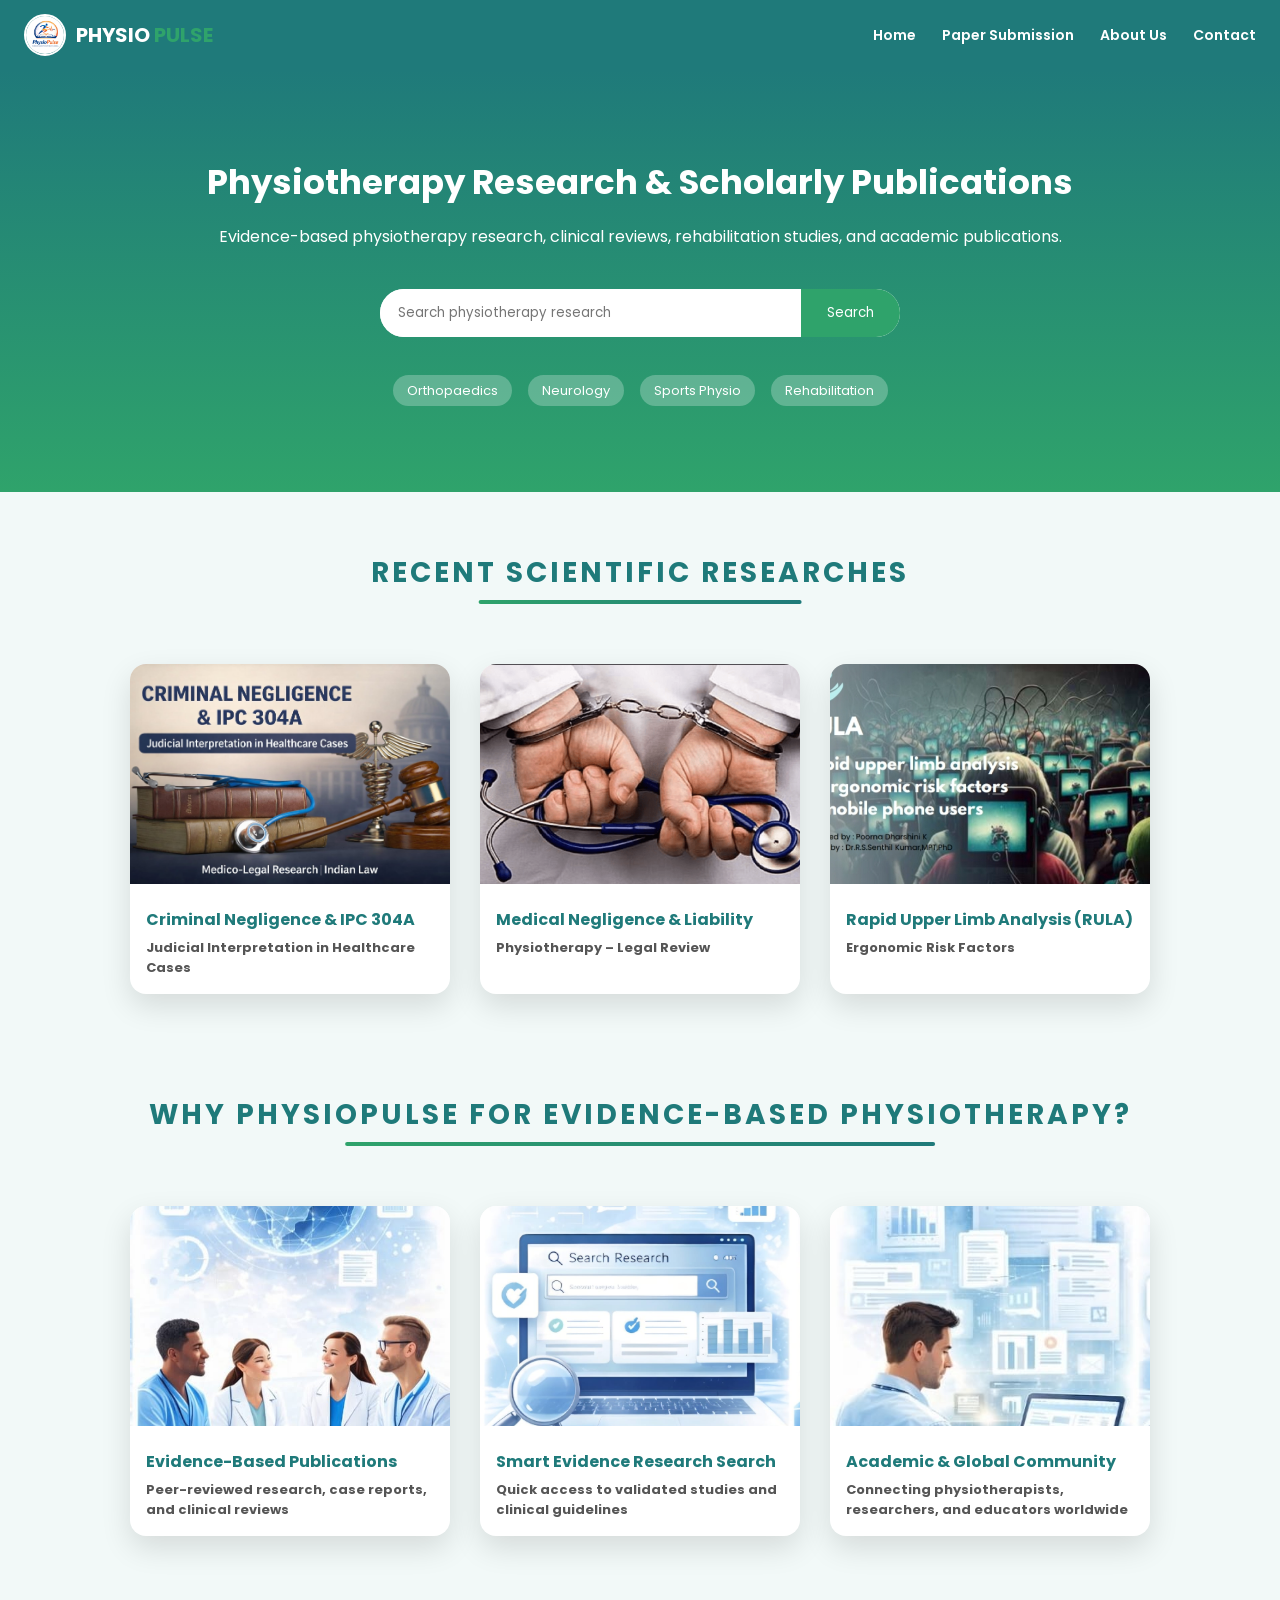
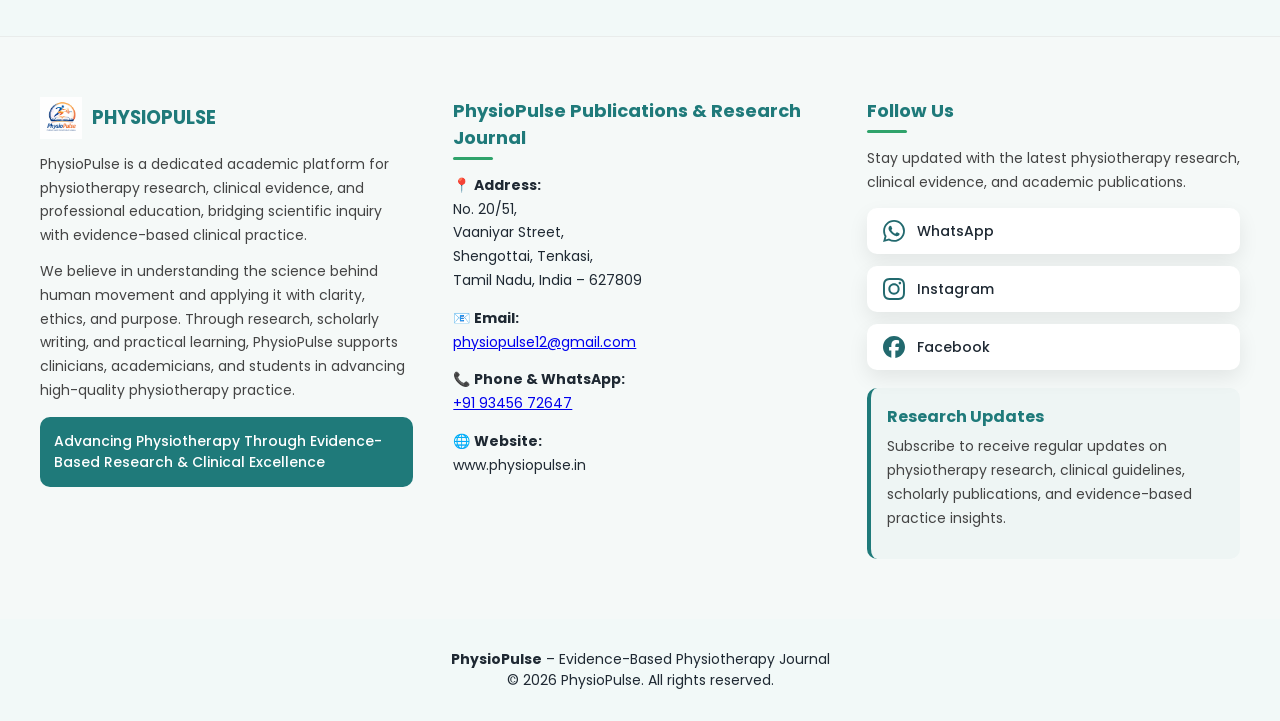
<file: index.html>
<!DOCTYPE html>
<html lang="en">
<head>
  <meta charset="UTF-8" />
  <meta name="viewport" content="width=device-width, initial-scale=1.0"/>
  <title>PhysioPulse</title>
<link rel="stylesheet" href="css/style.css">
<link rel="stylesheet" href="css/mobile.css">
<link rel="stylesheet" href="css/animations-addon.css">

</head>
<body>

<header class="header">
  <div class="logo-wrap">
    <img src="images/logo.png" alt="PhysioPulse Logo" class="logo-img">
    <div class="logo-text">
      <span class="logo">PHYSIO</span>
      <span class="logo2">PULSE</span>
    </div>
  </div>

  <nav class="header-links">
    <a href="index.html">Home</a>
    <a href="submit.html">Paper Submission</a>
    <a href="about.html">About Us</a>
    <a href="contact.html">Contact</a>
  </nav>

  <button class="menu" onclick="toggleMenu()">☰</button>
</header>

<nav class="drawer" id="drawer">
  <button class="close" onclick="toggleMenu()">✕</button>
  <a href="index.html">Home</a>
  <a href="submit.html">Paper Submission</a>
  <a href="about.html">About Us</a>
  <a href="contact.html">Contact</a>
</nav>

<section class="hero">
  <h1 class="hero-title">Physiotherapy Research & Scholarly Publications</h1>
  <p class="hero-subtitle">
    Evidence-based physiotherapy research, clinical reviews,
    rehabilitation studies, and academic publications.
  </p>

  <form class="search-box">
    <input type="search" placeholder="Search physiotherapy research">
    <button type="submit">Search</button>
  </form>

  <div class="tags">
    <span>Orthopaedics</span>
    <span>Neurology</span>
    <span>Sports Physio</span>
    <span>Rehabilitation</span>
  </div>
</section>

<section class="recent-research">
  <h2>RECENT SCIENTIFIC RESEARCHES</h2>
</section>

<section class="research-grid">

  <div class="research-card" onclick="openPDF('pdfs/criminal-negligence.pdf')">
    <img src="images/criminal-negligence.png" alt="Criminal Negligence">
    <h3>
      Criminal Negligence & IPC 304A
      <span>Judicial Interpretation in Healthcare Cases</span>
    </h3>
  </div>

  <div class="research-card" onclick="openPDF('pdfs/medical-negligence-physiotherapy.pdf')">
    <img src="images/medical-negligence.png" alt="Medical Negligence">
    <h3>
      Medical Negligence & Liability
      <span>Physiotherapy – Legal Review</span>
    </h3>
  </div>

  <div class="research-card" onclick="openPDF('pdfs/rula-upper-limb-analysis.pdf')">
    <img src="images/rula-upper-limb.png" alt="RULA Analysis">
    <h3>
      Rapid Upper Limb Analysis (RULA)
      <span>Ergonomic Risk Factors</span>
    </h3>
  </div>

</section>


<!-- ===== WHY PHYSIOPULSE SECTION (NEW) ===== -->

<section class="recent-research">
  <h2>WHY PHYSIOPULSE FOR EVIDENCE-BASED PHYSIOTHERAPY?</h2>
</section>

<section class="research-grid">
  <div class="research-card">
    <img src="images/why-evidence-based.png">
    <h3>
      Evidence-Based Publications
      <span>Peer-reviewed research, case reports, and clinical reviews</span>
    </h3>
  </div>

  <div class="research-card">
    <img src="images/why-smart-search.png">
    <h3>
      Smart Evidence Research Search
      <span>Quick access to validated studies and clinical guidelines</span>
    </h3>
  </div>

  <div class="research-card">
    <img src="images/why-community.png">
    <h3>
      Academic & Global Community
      <span>Connecting physiotherapists, researchers, and educators worldwide</span>
    </h3>
  </div>
</section>

<section class="pdf-viewer" id="pdfViewer">
  <button class="close-pdf" onclick="closePDF()">✕</button>
  <iframe id="pdfFrame"></iframe>
</section>
<!-- ================= FOOTER SECTION (NEW – ADDED ONLY) ================= -->
<!-- ================= HOME FOOTER ================= -->

<footer class="home-footer">
  <div class="footer-container">

    <!-- LEFT COLUMN -->
    <div class="footer-col">
      <div class="footer-brand">
        <img src="images/logo.png" alt="PhysioPulse Logo">
        <h3>PHYSIOPULSE</h3>
      </div>

      <p>
        PhysioPulse is a dedicated academic platform for physiotherapy research,
        clinical evidence, and professional education, bridging scientific inquiry
        with evidence-based clinical practice.
      </p>

      <p>
        We believe in understanding the science behind human movement and applying it
        with clarity, ethics, and purpose. Through research, scholarly writing, and
        practical learning, PhysioPulse supports clinicians, academicians, and students
        in advancing high-quality physiotherapy practice.
      </p>

      <div class="footer-cta">
        Advancing Physiotherapy Through Evidence-Based Research & Clinical Excellence
      </div>
    </div>

    <!-- MIDDLE COLUMN -->
    <div class="footer-col">
      <h4>PhysioPulse Publications & Research Journal</h4>

      <ul class="footer-info">
        <li>📍 <strong>Address:</strong><br>
          No. 20/51,<br>
          Vaaniyar Street,<br>
          Shengottai, Tenkasi,<br>
          Tamil Nadu, India – 627809
        </li>

        <li>📧 <strong>Email:</strong><br>
          <a href="mailto:physiopulse12@gmail.com">
            physiopulse12@gmail.com
          </a>
        </li>

        <li>📞 <strong>Phone & WhatsApp:</strong><br>
          <a href="tel:+919345672647">
            +91 93456 72647
          </a>
        </li>

        <li>🌐 <strong>Website:</strong><br>
          www.physiopulse.in
        </li>
      </ul>
    </div>

    <!-- RIGHT COLUMN -->
    <div class="footer-col">
      <h4>Follow Us</h4>

      <p>
        Stay updated with the latest physiotherapy research, clinical evidence,
        and academic publications.
      </p>

      <div class="social-links">
        <a href="https://wa.me/919345672647" class="social-btn" target="_blank">
          <img src="images/icons/whatsapp.svg" alt="WhatsApp">
          <span>WhatsApp</span>
        </a>

        <a href="https://www.instagram.com/" class="social-btn" target="_blank">
          <img src="images/icons/instagram.svg" alt="Instagram">
          <span>Instagram</span>
        </a>

        <a href="https://www.facebook.com/" class="social-btn" target="_blank">
          <img src="images/icons/facebook.svg" alt="Facebook">
          <span>Facebook</span>
        </a>
      </div>

      <div class="research-box">
        <strong>Research Updates</strong>
        <p>
          Subscribe to receive regular updates on physiotherapy research,
          clinical guidelines, scholarly publications, and evidence-based
          practice insights.
        </p>
      </div>
    </div>

  </div>
</footer>

<!-- ================= COPYRIGHT END CARD ================= -->

<footer class="footer">
  <p><strong>PhysioPulse</strong> – Evidence-Based Physiotherapy Journal</p>
  <p>© <span id="year"></span> PhysioPulse. All rights reserved.</p>
</footer>


<script src="javascript/main.js"></script>
<script src="javascript/main.js"></script>
<link rel="stylesheet" href="css/animations-addon.css">
<script src="javascript/animations-addon.js"></script>

</body>
</html>
</file>
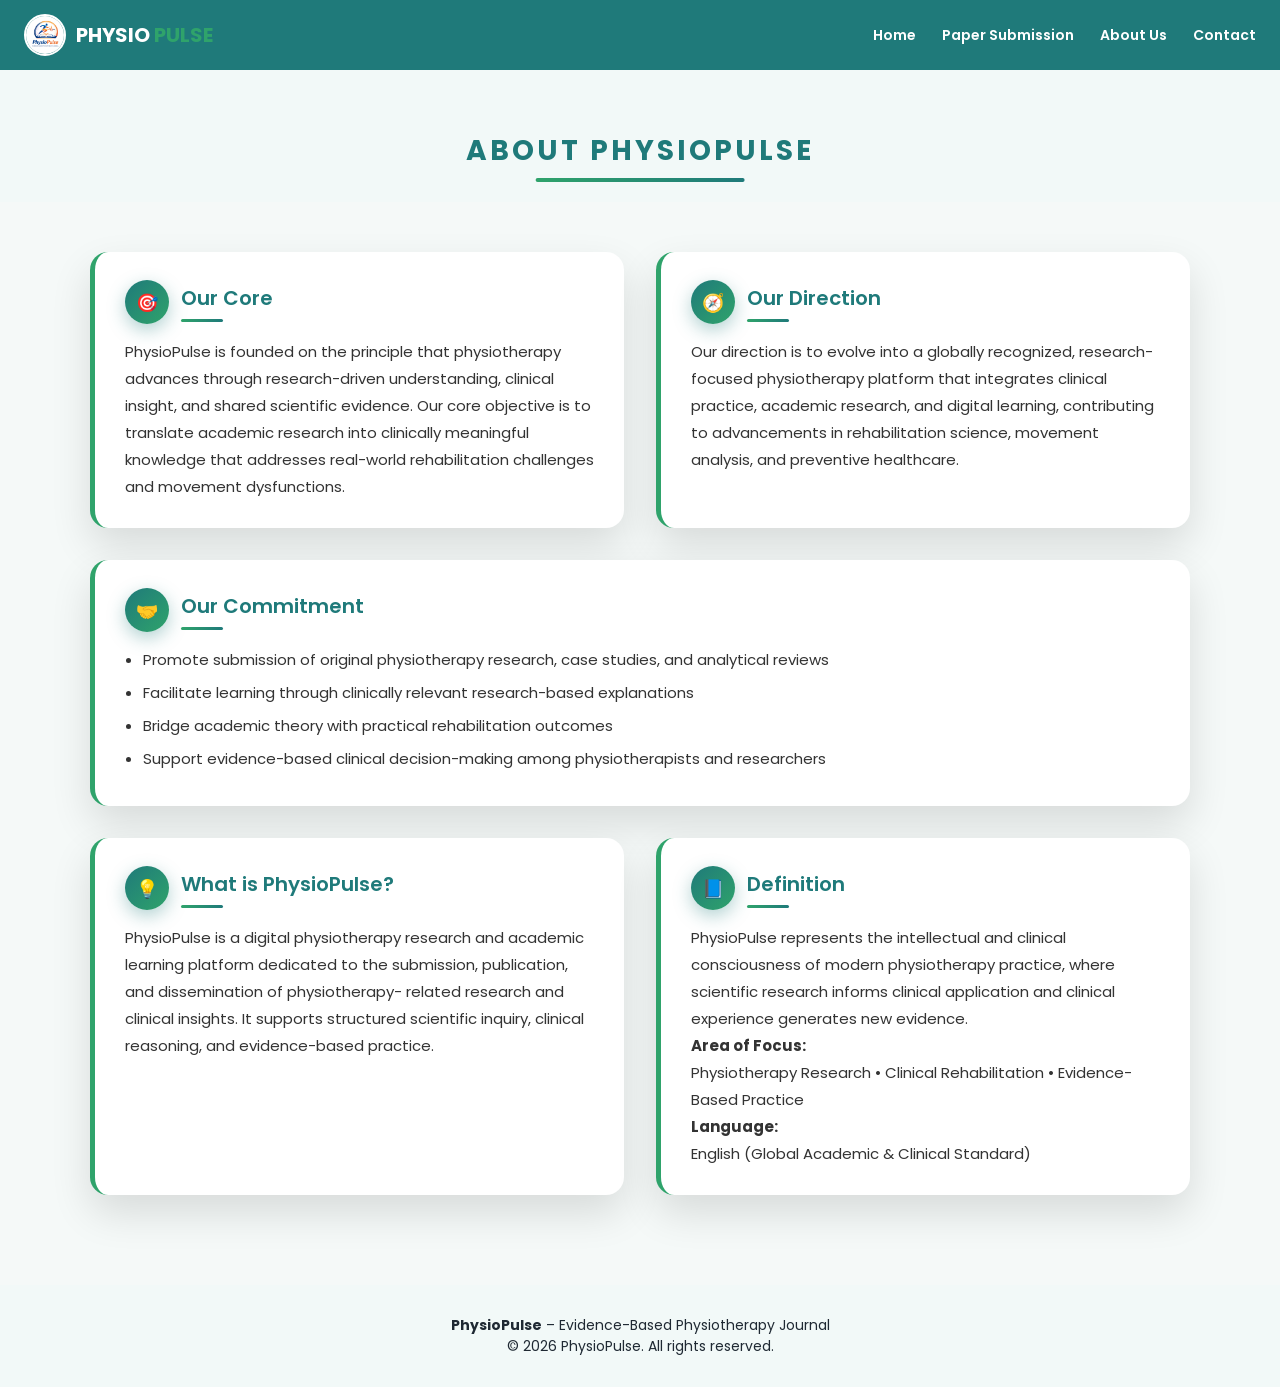
<file: about.html>
<!DOCTYPE html>
<html lang="en">
<head>
  <meta charset="UTF-8" />
  <meta name="viewport" content="width=device-width, initial-scale=1.0"/>
  <title>About Us | PhysioPulse</title>

<link rel="stylesheet" href="css/style.css">
<link rel="stylesheet" href="css/mobile.css">
<link rel="stylesheet" href="css/animations-addon.css">



  <!-- ABOUT PAGE CARD GRID FIX -->
  <style>
    .about-wrapper {
      background: #f5f9f8;
      padding: 50px 20px 90px;
    }

    .about-grid {
      max-width: 1100px;
      margin: auto;
      display: grid;
      grid-template-columns: repeat(2, 1fr);
      gap: 32px;
    }

    .about-card {
      background: #ffffff;
      border-radius: 18px;
      padding: 28px 30px;
      box-shadow: 0 18px 40px rgba(0,0,0,0.12);
      transition: transform 0.4s ease, box-shadow 0.4s ease;
    }

    .about-card:hover {
      transform: translateY(-6px);
      box-shadow: 0 28px 60px rgba(0,0,0,0.22);
    }

    .about-title {
      display: flex;
      align-items: center;
      gap: 12px;
      margin-bottom: 14px;
    }

 .about-icon {
  width: 44px;
  height: 44px;
  border-radius: 50%;
  background: linear-gradient(135deg, #1f7a7a, #2fa36b);
  color: #ffffff;
  display: flex;
  align-items: center;
  justify-content: center;
  font-size: 18px;
  flex-shrink: 0;
  box-shadow: 0 6px 18px rgba(31,122,122,0.35);
}




    .about-card h3 {
      font-size: 20px;
      color: #1f7a7a;
      margin: 0;
    }

    .about-card p,
    .about-card li {
      font-size: 15px;
      line-height: 1.8;
      color: #333;
    }

    .about-card ul {
      padding-left: 18px;
      margin-top: 10px;
    }

    .about-full {
      grid-column: span 2;
    }

    @media (max-width: 900px) {
      .about-grid {
        grid-template-columns: 1fr;
      }
      .about-full {
        grid-column: span 1;
      }
    }
    /* ===== FORCE ABOUT PAGE VISIBILITY FIX ===== */
.about-card {
  opacity: 1 !important;
  transform: translateY(0) !important;
}

  </style>
</head>

<body>

<!-- ================= HEADER ================= -->

<header class="header">
  <div class="logo-wrap">
    <img src="images/logo.png" class="logo-img" alt="PhysioPulse Logo">
    <div>
      <span class="logo">PHYSIO</span>
      <span class="logo2">PULSE</span>
    </div>
  </div>

  <nav class="header-links">
    <a href="index.html">Home</a>
    <a href="submit.html">Paper Submission</a>
    <a href="about.html">About Us</a>
    <a href="contact.html">Contact</a>
  </nav>

  <button class="menu" onclick="toggleMenu()">☰</button>
</header>

<nav class="drawer" id="drawer">
  <button class="close" onclick="toggleMenu()">✕</button>
  <a href="index.html">Home</a>
  <a href="submit.html">Paper Submission</a>
  <a href="about.html">About Us</a>
  <a href="contact.html">Contact</a>
</nav>

<!-- ================= PAGE HEADING ================= -->

<section class="recent-research">
  <h2>ABOUT PHYSIOPULSE</h2>
</section>

<!-- ================= ABOUT GRID ================= -->

<section class="about-wrapper">
  <div class="about-grid">

    <!-- OUR CORE -->
    <div class="about-card">
      <div class="about-title">
        <div class="about-icon">🎯</div>
        <h3>Our Core</h3>
      </div>
      <p>
        PhysioPulse is founded on the principle that physiotherapy advances through
        research-driven understanding, clinical insight, and shared scientific evidence.
        Our core objective is to translate academic research into clinically meaningful
        knowledge that addresses real-world rehabilitation challenges and movement
        dysfunctions.
      </p>
    </div>

    <!-- OUR DIRECTION -->
    <div class="about-card">
      <div class="about-title">
        <div class="about-icon">🧭</div>
        <h3>Our Direction</h3>
      </div>
      <p>
        Our direction is to evolve into a globally recognized, research-focused
        physiotherapy platform that integrates clinical practice, academic research,
        and digital learning, contributing to advancements in rehabilitation science,
        movement analysis, and preventive healthcare.
      </p>
    </div>

    <!-- OUR COMMITMENT -->
    <div class="about-card about-full">
      <div class="about-title">
        <div class="about-icon">🤝</div>
        <h3>Our Commitment</h3>
      </div>
      <ul>
        <li>Promote submission of original physiotherapy research, case studies, and analytical reviews</li>
        <li>Facilitate learning through clinically relevant research-based explanations</li>
        <li>Bridge academic theory with practical rehabilitation outcomes</li>
        <li>Support evidence-based clinical decision-making among physiotherapists and researchers</li>
      </ul>
    </div>

    <!-- WHAT IS PHYSIOPULSE -->
    <div class="about-card">
      <div class="about-title">
        <div class="about-icon">💡</div>
        <h3>What is PhysioPulse?</h3>
      </div>
      <p>
        PhysioPulse is a digital physiotherapy research and academic learning platform
        dedicated to the submission, publication, and dissemination of physiotherapy-
        related research and clinical insights. It supports structured scientific inquiry,
        clinical reasoning, and evidence-based practice.
      </p>
    </div>

    <!-- DEFINITION -->
    <div class="about-card">
      <div class="about-title">
        <div class="about-icon">📘</div>
        <h3>Definition</h3>
      </div>
      <p>
        PhysioPulse represents the intellectual and clinical consciousness of modern
        physiotherapy practice, where scientific research informs clinical application
        and clinical experience generates new evidence.
      </p>
      <p>
        <strong>Area of Focus:</strong><br>
        Physiotherapy Research • Clinical Rehabilitation • Evidence-Based Practice
      </p>
      <p>
        <strong>Language:</strong><br>
        English (Global Academic & Clinical Standard)
      </p>
    </div>

  </div>
</section>

<!-- ================= FOOTER ================= -->

<footer class="footer">
  <p><strong>PhysioPulse</strong> – Evidence-Based Physiotherapy Journal</p>
  <p>© <span id="year"></span> PhysioPulse. All rights reserved.</p>
</footer>

<script src="javascript/main.js"></script>
<script src="javascript/animations-addon.js"></script>


</body>
</html>
</file>
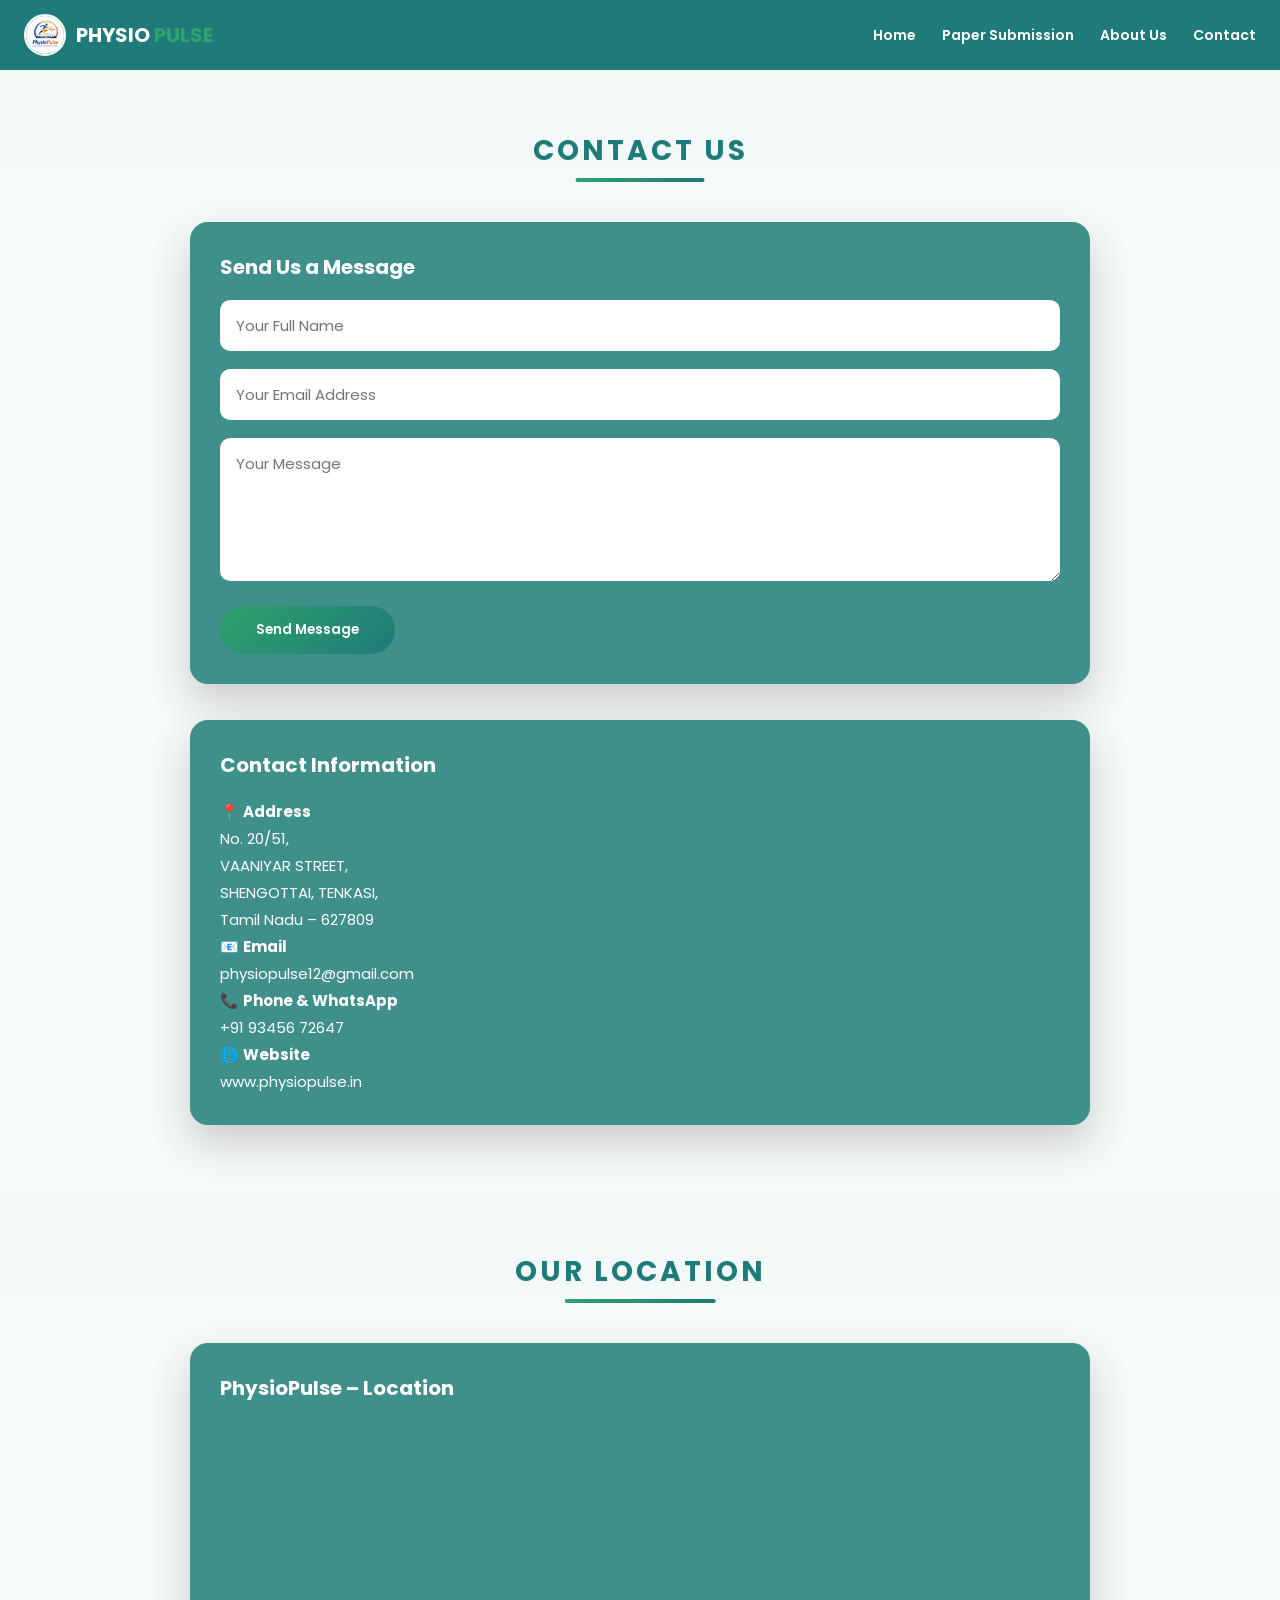
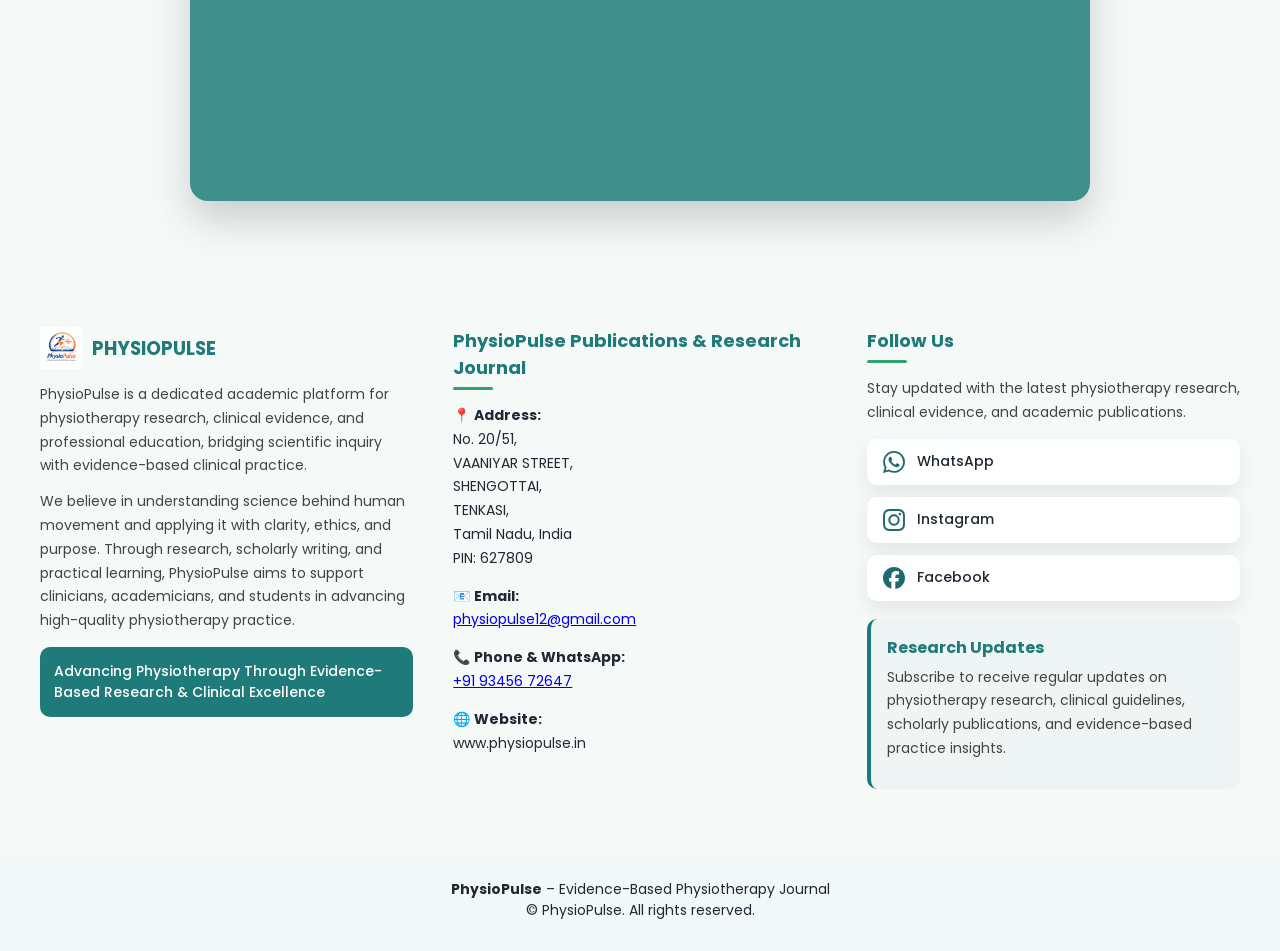
<file: contact.html>
<!DOCTYPE html>
<html lang="en">
<head>
  <meta charset="UTF-8" />
  <meta name="viewport" content="width=device-width, initial-scale=1.0"/>
  <title>Contact Us | PhysioPulse</title>

<link rel="stylesheet" href="css/style.css">
<link rel="stylesheet" href="css/mobile.css">
<link rel="stylesheet" href="css/animations-addon.css">


</head>

<body>

<!-- ================= HEADER ================= -->

<header class="header">
  <div class="logo-wrap">
    <img src="images/logo.png" alt="PhysioPulse Logo" class="logo-img">
    <div class="logo-text">
      <span class="logo">PHYSIO</span>
      <span class="logo2">PULSE</span>
    </div>
  </div>

  <nav class="header-links">
    <a href="index.html">Home</a>
    <a href="submit.html">Paper Submission</a>
    <a href="about.html">About Us</a>
    <a href="contact.html">Contact</a>
  </nav>

  <button class="menu" onclick="toggleMenu()">☰</button>
</header>

<nav class="drawer" id="drawer">
  <button class="close" onclick="toggleMenu()">✕</button>
  <a href="index.html">Home</a>
  <a href="submit.html">Paper Submission</a>
  <a href="about.html">About Us</a>
  <a href="contact.html">Contact</a>
</nav>

<!-- ================= PAGE HEADING ================= -->

<section class="recent-research">
  <h2>CONTACT US</h2>
</section>

<!-- ================= CONTACT CONTENT ================= -->

<section class="about-wrapper">
  <div class="submission-content">

    <!-- SEND US A MESSAGE (TOP) -->
    <div class="submission-box">
      <h3>Send Us a Message</h3>

      <form
        action="https://formspree.io/f/mjggglkq"
        method="POST"
      >
        <input type="text" name="name" placeholder="Your Full Name" required>
        <input type="email" name="email" placeholder="Your Email Address" required>
        <textarea name="message" rows="5" placeholder="Your Message" required></textarea>

        <button type="submit" class="submit-btn">
          Send Message
        </button>
      </form>
    </div>

    <!-- CONTACT INFORMATION (BELOW) -->
    <div class="submission-box">
      <h3>Contact Information</h3>

      <p>
        📍 <strong>Address</strong><br>
        No. 20/51,<br>
        VAANIYAR STREET,<br>
        SHENGOTTAI, TENKASI,<br>
        Tamil Nadu – 627809
      </p>

      <p>
        📧 <strong>Email</strong><br>
        <a href="mailto:physiopulse12@gmail.com">
          physiopulse12@gmail.com
        </a>
      </p>

      <p>
        📞 <strong>Phone & WhatsApp</strong><br>
        <a href="tel:+919345672647">
          +91 93456 72647
        </a>
      </p>

      <p>
        🌐 <strong>Website</strong><br>
        <a href="https://www.physiopulse.in" target="_blank">
          www.physiopulse.in
        </a>
      </p>
    </div>

  </div>
</section>


<!-- ================= MAP HEADING ================= -->

<section class="recent-research">
  <h2>OUR LOCATION</h2>
</section>

<!-- ================= GOOGLE MAP ================= -->
<section class="about-wrapper map-section">
  <div class="submission-content">

    <div class="submission-box">
      <h3>PhysioPulse – Location</h3>

      <iframe
        src="https://www.google.com/maps?q=Shengottai%20Tamil%20Nadu&output=embed"
        width="100%"
        height="350"
        style="border:0; border-radius:14px;"
        loading="lazy"
      ></iframe>

    </div>

  </div>
</section>


<!-- ================= FOOTER ================= -->


<script src="javascript/main.js"></script>
<script src="javascript/animations-addon.js"></script>

</body>
</html>
<!-- ================= HOME FOOTER (REUSED) ================= -->

<footer class="home-footer">
  <div class="footer-container">

    <!-- LEFT COLUMN -->
    <div class="footer-col">
      <div class="footer-brand">
        <img src="images/logo.png" alt="PhysioPulse Logo">
        <h3>PHYSIOPULSE</h3>
      </div>

      <p>
        PhysioPulse is a dedicated academic platform for physiotherapy research,
        clinical evidence, and professional education, bridging scientific inquiry
        with evidence-based clinical practice.
      </p>

      <p>
        We believe in understanding science behind human movement and applying it
        with clarity, ethics, and purpose. Through research, scholarly writing, and
        practical learning, PhysioPulse aims to support clinicians, academicians,
        and students in advancing high-quality physiotherapy practice.
      </p>

      <div class="footer-cta">
        Advancing Physiotherapy Through Evidence-Based Research & Clinical Excellence
      </div>
    </div>

    <!-- MIDDLE COLUMN -->
    <div class="footer-col">
      <h4>PhysioPulse Publications & Research Journal</h4>

      <ul class="footer-info">
        <li>📍 <strong>Address:</strong><br>
          No. 20/51,<br>
          VAANIYAR STREET,<br>
          SHENGOTTAI,<br>
          TENKASI,<br>
          Tamil Nadu, India<br>
          PIN: 627809
        </li>

        <li>📧 <strong>Email:</strong><br>
          <a href="mailto:physiopulse12@gmail.com">
            physiopulse12@gmail.com
          </a>
        </li>

        <li>📞 <strong>Phone & WhatsApp:</strong><br>
          <a href="tel:+919345672647">
            +91 93456 72647
          </a>
        </li>

        <li>🌐 <strong>Website:</strong><br>
          www.physiopulse.in
        </li>
      </ul>
    </div>

    <!-- RIGHT COLUMN -->
    <div class="footer-col">
      <h4>Follow Us</h4>

      <p>
        Stay updated with the latest physiotherapy research, clinical evidence,
        and academic publications.
      </p>

      <div class="social-links">
        <a href="https://wa.me/919345672647" class="social-btn" target="_blank">
          <img src="images/icons/whatsapp.svg">
          <span>WhatsApp</span>
        </a>

        <a href="https://www.instagram.com/" class="social-btn" target="_blank">
          <img src="images/icons/instagram.svg">
          <span>Instagram</span>
        </a>

        <a href="https://www.facebook.com/" class="social-btn" target="_blank">
          <img src="images/icons/facebook.svg">
          <span>Facebook</span>
        </a>
      </div>

      <div class="research-box">
        <strong>Research Updates</strong>
        <p>
          Subscribe to receive regular updates on physiotherapy research,
          clinical guidelines, scholarly publications, and evidence-based
          practice insights.
        </p>
      </div>
    </div>

  </div>
</footer>

<!-- ================= SIMPLE COPYRIGHT FOOTER ================= -->

<footer class="footer">
  <p><strong>PhysioPulse</strong> – Evidence-Based Physiotherapy Journal</p>
  <p>© <span id="year"></span> PhysioPulse. All rights reserved.</p>
</footer>
</file>
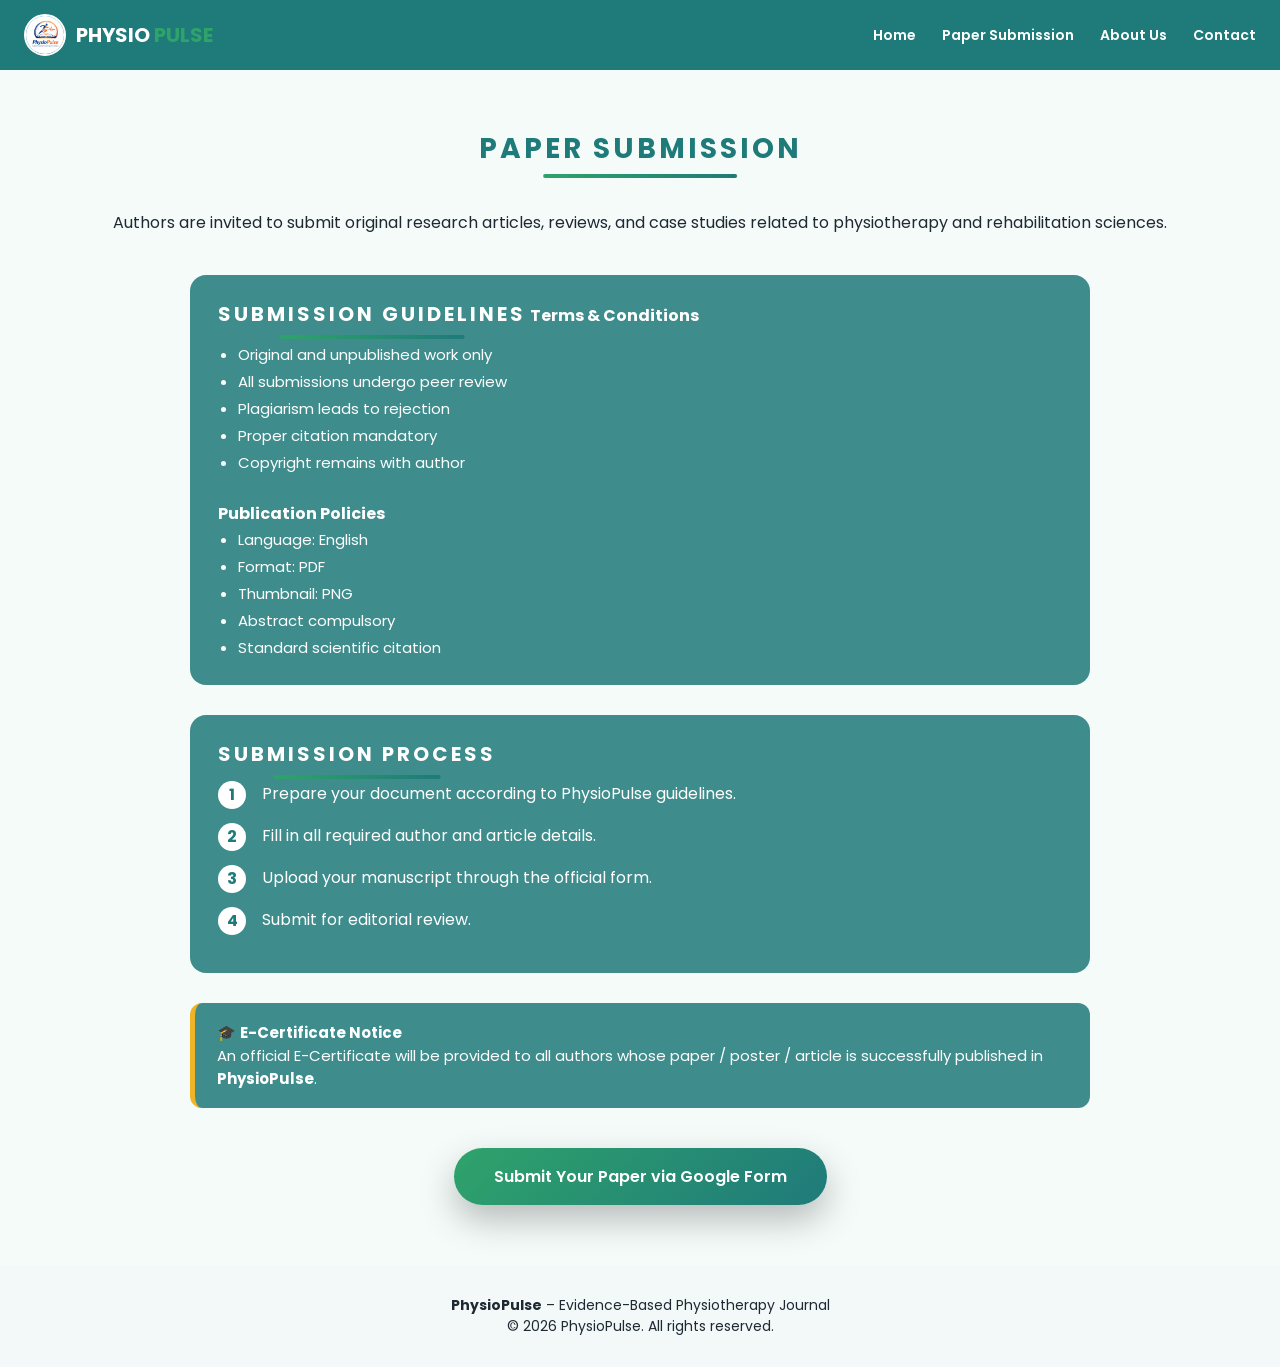
<file: submit.html>
<!DOCTYPE html>
<html lang="en">
<head>
  <meta charset="UTF-8" />
  <meta name="viewport" content="width=device-width, initial-scale=1.0"/>
  <title>Paper Submission | PhysioPulse</title>
<link rel="stylesheet" href="css/style.css">
<link rel="stylesheet" href="css/mobile.css">
<link rel="stylesheet" href="css/animations-addon.css">



  <!-- BUTTON ANIMATION (ALREADY APPROVED) -->
  <style>
    /* ================= PAPER SUBMISSION WHITE BACKGROUND ================= */

/* Make submission area white */
.paper-white {
  background: #ffffff;
  color: var(--text-dark);
  padding: 60px 22px;
}

/* Keep boxes/cards colors untouched */
.paper-white .submission-box,
.paper-white .certificate-box {
  color: #ffffff;
}

/* Headings same as RECENT SCIENTIFIC RESEARCHES */
.paper-white h3 {
  font-size: 26px;
  font-weight: 700;
  letter-spacing: 3px;
  color: var(--primary);
  position: relative;
  display: inline-block;
  text-transform: uppercase;
  margin-bottom: 20px;
}

.paper-white h3::after {
  content: "";
  position: absolute;
  left: 50%;
  bottom: -10px;
  width: 60%;
  height: 4px;
  background: linear-gradient(90deg, var(--secondary), var(--primary));
  transform: translateX(-50%);
  border-radius: 4px;
}

    .submit-btn {
      display: inline-block;
      padding: 16px 40px;
      background: linear-gradient(135deg, #2fa36b, #1f7a7a);
      color: #ffffff;
      border-radius: 50px;
      text-decoration: none;
      font-weight: 600;
      font-size: 16px;
      box-shadow: 0 15px 35px rgba(0,0,0,0.25);
      transition:
        transform 0.35s ease,
        box-shadow 0.35s ease,
        letter-spacing 0.35s ease;
      animation: pulseGlow 2.5s infinite;
    }

    .submit-btn:hover {
      transform: translateY(-4px) scale(1.06);
      box-shadow: 0 25px 55px rgba(0,0,0,0.35);
      letter-spacing: 1.5px;
    }

    @keyframes pulseGlow {
      0% { box-shadow: 0 0 0 rgba(47,163,107,0); }
      50% { box-shadow: 0 0 25px rgba(47,163,107,0.45); }
      100% { box-shadow: 0 0 0 rgba(47,163,107,0); }
    }

    /* Submission content styling */
    .submission-content {
      max-width: 900px;
      margin: 40px auto 20px;
      text-align: left;
      color: #ffffff;
    }

    .submission-box {
      background: rgba(255,255,255,0.12);
      padding: 24px 28px;
      border-radius: 16px;
      margin-bottom: 30px;
    }

    .submission-box h3 {
      margin-bottom: 12px;
      font-size: 20px;
      color: #ffffff;
    }

    .submission-box ul {
      padding-left: 20px;
      line-height: 1.8;
    }

    .submission-box li {
      font-size: 15px;
    }

    .process-step {
      display: flex;
      gap: 16px;
      margin-bottom: 14px;
      align-items: flex-start;
    }

    .process-step span {
      background: #ffffff;
      color: var(--primary);
      font-weight: 700;
      border-radius: 50%;
      width: 28px;
      height: 28px;
      display: flex;
      align-items: center;
      justify-content: center;
      flex-shrink: 0;
    }

    .certificate-box {
      background: rgba(255,255,255,0.18);
      border-left: 5px solid #f0b429;
      padding: 18px 22px;
      border-radius: 12px;
      font-size: 15px;
    }
  </style>
</head>
<body>

<header class="header">
  <div class="logo-wrap">
    <img src="images/logo.png" alt="PhysioPulse Logo" class="logo-img">
    <div class="logo-text">
      <span class="logo">PHYSIO</span>
      <span class="logo2">PULSE</span>
    </div>
  </div>

  <nav class="header-links">
    <a href="index.html">Home</a>
    <a href="submit.html">Paper Submission</a>
    <a href="about.html">About Us</a>
    <a href="contact.html">Contact</a>
  </nav>

  <button class="menu" onclick="toggleMenu()">☰</button>
</header>

<nav class="drawer" id="drawer">
  <button class="close" onclick="toggleMenu()">✕</button>
  <a href="index.html">Home</a>
  <a href="submit.html">Paper Submission</a>
  <a href="about.html">About Us</a>
  <a href="contact.html">Contact</a>
</nav>

<section class="hero paper-white">

  <h1 class="hero-title">Paper Submission</h1>
  <p class="hero-subtitle">
    Authors are invited to submit original research articles, reviews, and case studies
    related to physiotherapy and rehabilitation sciences.
  </p>

  <!-- NEW CONTENT ABOVE BUTTON -->
  <div class="submission-content">

    <div class="submission-box">
      <h3>Submission Guidelines</h3>
      <strong>Terms & Conditions</strong>
      <ul>
        <li>Original and unpublished work only</li>
        <li>All submissions undergo peer review</li>
        <li>Plagiarism leads to rejection</li>
        <li>Proper citation mandatory</li>
        <li>Copyright remains with author</li>
      </ul>

      <br>

      <strong>Publication Policies</strong>
      <ul>
        <li>Language: English</li>
        <li>Format: PDF</li>
        <li>Thumbnail: PNG</li>
        <li>Abstract compulsory</li>
        <li>Standard scientific citation</li>
      </ul>
    </div>

    <div class="submission-box">
      <h3>Submission Process</h3>

      <div class="process-step">
        <span>1</span>
        <div>Prepare your document according to PhysioPulse guidelines.</div>
      </div>

      <div class="process-step">
        <span>2</span>
        <div>Fill in all required author and article details.</div>
      </div>

      <div class="process-step">
        <span>3</span>
        <div>Upload your manuscript through the official form.</div>
      </div>

      <div class="process-step">
        <span>4</span>
        <div>Submit for editorial review.</div>
      </div>
    </div>

    <div class="certificate-box">
      🎓 <strong>E-Certificate Notice</strong><br>
      An official E-Certificate will be provided to all authors whose paper / poster /
      article is successfully published in <strong>PhysioPulse</strong>.
    </div>

  </div>

  <!-- SUBMISSION BUTTON -->
  <div style="margin-top:40px;">
    <a
      href="https://forms.gle/L1uKaK7RRnrf4fBh9"
      target="_blank"
      class="submit-btn"
    >
      Submit Your Paper via Google Form
    </a>
  </div>
</section>

<footer class="footer">
  <p><strong>PhysioPulse</strong> – Evidence-Based Physiotherapy Journal</p>
  <p>© <span id="year"></span> PhysioPulse. All rights reserved.</p>
</footer>

<script src="javascript/main.js"></script>
<link rel="stylesheet" href="css/animations-addon.css">
<script src="javascript/animations-addon.js"></script>

</body>
</html>
</file>
<file: css/style.css>
@import url('https://fonts.googleapis.com/css2?family=Poppins:wght@400;500;600;700&display=swap');

:root {
  --primary: #1f7a7a;
  --secondary: #2fa36b;
  --bg: #f2f9f8;
  --text-dark: #1f2933;
  --white: #ffffff;
}

/* RESET */
* {
  margin: 0;
  padding: 0;
  box-sizing: border-box;
  font-family: "Poppins", sans-serif;
}

body {
  background: var(--bg);
  color: var(--text-dark);
}

/* ================= HEADER ================= */

.header {
  background: var(--primary);
  padding: 14px 24px;
  display: flex;
  justify-content: space-between;
  align-items: center;
}

/* ================= LOGO ================= */

.logo-wrap {
  display: flex;
  align-items: center;
  gap: 10px;
  cursor: pointer;
}

.logo-img {
  width: 42px;
  height: 42px;
  border-radius: 50%;
  border: 2px solid var(--white);
  transition: transform 0.6s ease, box-shadow 0.6s ease;
}

/* PhysioPulse text */
.logo,
.logo2 {
  font-size: 20px;
  font-weight: 700;
  transition:
    transform 0.4s ease,
    letter-spacing 0.4s ease,
    text-shadow 0.4s ease;
}

.logo { color: var(--white); }
.logo2 { color: var(--secondary); }

/* HOVER animation on PhysioPulse */
.logo-wrap:hover .logo,
.logo-wrap:hover .logo2 {
  transform: translateY(-3px) scale(1.05);
  letter-spacing: 2px;
  text-shadow: 0 6px 16px rgba(0,0,0,0.35);
}

.logo-wrap:hover .logo-img {
  transform: rotate(360deg) scale(1.15);
  box-shadow: 0 0 14px rgba(255,255,255,0.6);
}

/* ================= NAV LINKS ================= */

.header-links {
  display: flex;
  gap: 26px;
}

.header-links a {
  position: relative;
  color: var(--white);
  text-decoration: none;
  font-size: 14px;
  font-weight: 600;

  transition:
    transform 0.35s ease,
    letter-spacing 0.35s ease,
    text-shadow 0.35s ease;
}

/* underline */
.header-links a::after {
  content: "";
  position: absolute;
  left: 50%;
  bottom: -6px;
  width: 0;
  height: 2px;
  background: var(--secondary);
  transform: translateX(-50%);
  transition: width 0.35s ease;
}

/* HOVER animation on nav */
.header-links a:hover {
  transform: translateY(-4px) scale(1.05);
  letter-spacing: 1.5px;
  text-shadow: 0 8px 18px rgba(0,0,0,0.4);
}

.header-links a:hover::after {
  width: 100%;
}

/* ================= MENU (MOBILE) ================= */

.menu {
  display: none;
  background: none;
  border: none;
  font-size: 26px;
  color: var(--white);
  cursor: pointer;
}

/* ================= DRAWER ================= */

.drawer {
  display: none;
  position: fixed;
  top: 0;
  right: -100%;
  width: 100%;
  height: 100%;
  background: var(--primary);
  padding: 30px;
  transition: right 0.35s ease;
  z-index: 999;
}

.drawer.open {
  display: block;
  right: 0;
}

/* ================= HERO ================= */

.hero {
  padding: 90px 22px;
  text-align: center;
  background: linear-gradient(180deg, var(--primary), var(--secondary));
  color: var(--white);
}

.hero-title {
  font-size: 34px;
  line-height: 1.35;
}

.hero-subtitle {
  margin-top: 18px;
  font-size: 16px;
}

/* ================= SEARCH ================= */

.search-box {
  margin: 40px auto;
  max-width: 520px;
  display: flex;
  background: var(--white);
  border-radius: 40px;
  overflow: hidden;
  transition: transform 0.4s ease, box-shadow 0.4s ease;
}

/* hover / focus animation */
.search-box:hover,
.search-box:focus-within {
  transform: scale(1.05);
  box-shadow: 0 18px 45px rgba(0,0,0,0.25);
}

.search-box input {
  flex: 1;
  padding: 14px 18px;
  border: none;
  outline: none;
}

.search-box button {
  background: var(--secondary);
  color: var(--white);
  border: none;
  padding: 14px 26px;
  cursor: pointer;
  transition: transform 0.3s ease;
}

.search-box button:hover {
  transform: translateX(6px);
}

/* ================= TAGS ================= */

.tags span {
  margin: 6px;
  padding: 6px 14px;
  background: rgba(255,255,255,0.25);
  border-radius: 20px;
  font-size: 13px;
}

/* ================= RECENT SCIENTIFIC RESEARCH ================= */

.recent-research {
  padding: 60px 22px 30px;
  text-align: center;
}

/* ✨ ONLY ENHANCEMENT BELOW ✨ */
.recent-research h2 {
  font-size: 28px;
  font-weight: 700;
  letter-spacing: 3px;
  color: var(--primary);
  position: relative;
  display: inline-block;
  text-transform: uppercase;
}

/* animated underline */
.recent-research h2::after {
  content: "";
  position: absolute;
  left: 50%;
  bottom: -10px;
  width: 60%;
  height: 4px;
  background: linear-gradient(90deg, var(--secondary), var(--primary));
  transform: translateX(-50%);
  border-radius: 4px;
}

/* ================= RESEARCH GRID ================= */

.research-grid {
  display: flex;
  gap: 30px;
  justify-content: center;
  padding: 40px 20px;
  flex-wrap: wrap;
}

.research-card {
  max-width: 320px;
  background: var(--white);
  border-radius: 16px;
  overflow: hidden;
  cursor: pointer;

  box-shadow: 0 12px 30px rgba(0,0,0,0.12);
  transition:
    transform 0.45s ease,
    box-shadow 0.45s ease;
}

/* HOVER animation on PDF cards */
.research-card:hover {
  transform: translateY(-14px) scale(1.04);
  box-shadow: 0 28px 65px rgba(0,0,0,0.3);
}

.research-card img {
  width: 100%;
  height: 220px;
  object-fit: cover;
}

.research-card h3 {
  padding: 16px;
  font-size: 16px;
  color: var(--primary);
}

.research-card h3 span {
  display: block;
  font-size: 13px;
  color: #555;
  margin-top: 6px;
}

/* ================= PDF VIEWER ================= */

.pdf-viewer {
  position: fixed;
  inset: 0;
  background: rgba(0,0,0,0.6);
  display: none;
  z-index: 9999;
}

.pdf-viewer.open {
  display: flex;
  justify-content: center;
  align-items: center;
}

.pdf-viewer iframe {
  width: 85%;
  height: 90%;
  border: none;
  background: #fff;
}

.close-pdf {
  position: absolute;
  top: 20px;
  right: 30px;
  font-size: 26px;
  background: none;
  color: #fff;
  border: none;
  cursor: pointer;
}

/* ================= FOOTER ================= */

.footer {
  text-align: center;
  padding: 30px;
  font-size: 14px;
}

/* ================= RESPONSIVE ================= */

@media (max-width: 900px) {
  .header-links { display: none; }
  .menu { display: block; }
  .hero-title { font-size: 28px; }
}
/* ================= HOME FOOTER ================= */

.home-footer {
  background: #f5f9f8;
  padding: 60px 30px;
  border-top: 1px solid rgba(0,0,0,0.05);
}

.footer-container {
  max-width: 1200px;
  margin: auto;
  display: grid;
  grid-template-columns: repeat(3, 1fr);
  gap: 40px;
}

.footer-col h4 {
  color: var(--primary);
  font-size: 18px;
  margin-bottom: 14px;
  position: relative;
}

.footer-col h4::after {
  content: "";
  width: 40px;
  height: 3px;
  background: var(--secondary);
  display: block;
  margin-top: 6px;
  border-radius: 2px;
}

/* Brand */
.footer-brand {
  display: flex;
  align-items: center;
  gap: 10px;
  margin-bottom: 14px;
}

.footer-brand img {
  width: 42px;
  height: 42px;
}

.footer-brand h3 {
  color: var(--primary);
  font-weight: 700;
}

/* Text */
.footer-col p {
  font-size: 14px;
  line-height: 1.7;
  margin-bottom: 12px;
  color: #444;
}

/* CTA */
.footer-cta {
  margin-top: 14px;
  background: var(--primary);
  color: #fff;
  padding: 14px;
  border-radius: 10px;
  font-size: 14px;
  font-weight: 500;
}

/* Info list */
.footer-info {
  list-style: none;
  font-size: 14px;
  line-height: 1.7;
}

.footer-info li {
  margin-bottom: 14px;
}

/* Social buttons */
.social-links {
  display: flex;
  flex-direction: column;
  gap: 10px;
  margin: 14px 0;
}

.social-btn {
  background: #fff;
  padding: 12px 14px;
  border-radius: 10px;
  text-decoration: none;
  color: #333;
  box-shadow: 0 8px 20px rgba(0,0,0,0.08);
  transition: transform 0.3s ease, box-shadow 0.3s ease;
}

.social-btn:hover {
  transform: translateY(-4px);
  box-shadow: 0 16px 30px rgba(0,0,0,0.18);
}

/* Research box */
.research-box {
  margin-top: 18px;
  background: #eef5f4;
  padding: 16px;
  border-left: 4px solid var(--primary);
  border-radius: 10px;
}

.research-box strong {
  display: block;
  margin-bottom: 6px;
  color: var(--primary);
}

/* Responsive */
@media (max-width: 900px) {
  .footer-container {
    grid-template-columns: 1fr;
  }
}
/* ================= PAPER SUBMISSION WHITE BACKGROUND (SAFE FIX) ================= */
/* ================= PAPER SUBMISSION CLINICAL BACKGROUND ================= */

.hero.paper-white {
  background: #f4fbf9; /* soft physiotherapy clinical tone */
  color: var(--text-dark);
}

.hero.paper-white .hero-title,
.hero.paper-white .hero-subtitle {
  color: var(--text-dark);
}

.hero.paper-white .submission-box,
.hero.paper-white .certificate-box {
  background: rgba(31,122,122,0.85);
  color: #ffffff;
}

.hero.paper-white .submission-box ul,
.hero.paper-white .submission-box li {
  color: #ffffff;
}
/* CONTACT FORM FIX */
.submission-box input,
.submission-box textarea {
  width: 100%;
  padding: 14px 16px;
  margin-bottom: 16px;
  border-radius: 10px;
  border: none;
  outline: none;
  font-family: inherit;
}
/* ================= CONTACT PAGE FINAL FIX ================= */

/* Center content like Paper Submission */
.about-wrapper {
  background: #f5f9f8;
  padding: 50px 20px 90px;
}

.about-wrapper .submission-content {
  max-width: 900px;
  margin: 0 auto;
}

/* Contact cards */
.about-wrapper .submission-box {
  background: #3f8f8b;
  color: #ffffff;
  padding: 30px;
  border-radius: 18px;
  margin-bottom: 36px;
  box-shadow: 0 18px 40px rgba(0,0,0,0.18);
}

/* Headings */
.about-wrapper .submission-box h3 {
  font-size: 20px;
  margin-bottom: 18px;
  color: #ffffff;
}

/* Contact text */
.about-wrapper .submission-box p,
.about-wrapper .submission-box a {
  font-size: 15px;
  line-height: 1.8;
  color: #ffffff;
  text-decoration: none;
}

/* Hover polish */
.about-wrapper .submission-box a:hover {
  text-decoration: underline;
}

/* Contact form inputs */
.about-wrapper input,
.about-wrapper textarea {
  width: 100%;
  padding: 14px 16px;
  margin-bottom: 18px;
  border-radius: 10px;
  border: none;
  outline: none;
  font-family: inherit;
  font-size: 15px;
}

/* Button match */
.about-wrapper .submit-btn {
  background: linear-gradient(135deg, #2fa36b, #1f7a7a);
  color: #fff;
  border: none;
  padding: 14px 36px;
  border-radius: 50px;
  cursor: pointer;
  font-weight: 600;
  transition: transform 0.3s ease, box-shadow 0.3s ease;
}

.about-wrapper .submit-btn:hover {
  transform: translateY(-3px);
  box-shadow: 0 18px 40px rgba(0,0,0,0.35);
}
.home-footer {
  margin-top: 60px;
}
/* ================= CONTACT PAGE – HARD RESET FIX ================= */

/* Kill extra spacing before footer */
body:has(.map-section) .about-wrapper {
  padding-bottom: 30px !important;
  margin-bottom: 0 !important;
}

/* Remove spacing after map heading */
body:has(.map-section) .recent-research {
  padding-bottom: 0 !important;
  margin-bottom: 0 !important;
}

/* Force footer to touch previous section */
body:has(.map-section) .home-footer {
  margin-top: 0 !important;
  border-top: none !important;
}

/* Safety: prevent iframe adding gap */
.map-section iframe {
  display: block;
}


/* ================= FOOTER COPYRIGHT ================= */

.footer-copy {
  margin-top: 40px;
  padding-top: 20px;
  text-align: center;
  font-size: 13px;
  color: #555;
  border-top: 1px solid rgba(0,0,0,0.05);
}
/* ======================================================
   FIX PDF VIEWER CENTERING (ALL DEVICES)
   ====================================================== */

.pdf-viewer.open {
  display: flex;
  justify-content: center;
  align-items: center;
}

.pdf-viewer iframe {
  width: min(96%, 900px);
  height: 90%;
  margin: 0 auto;
  display: block;
  border-radius: 12px;
}
</file>
<file: css/mobile.css>
/* ======================================================
   PHYSIOPULSE – MOBILE UX ENHANCEMENT
   Nav • Layout • Motion (SAFE)
   ====================================================== */

@media (max-width: 900px) {

  /* ---------- GLOBAL ---------- */
  html, body {
    overflow-x: hidden;
  }

  body {
    font-size: 15.5px;
    line-height: 1.8;
    letter-spacing: 0.2px;
  }

  section {
    padding: 20px 16px;
  }

  /* ---------- HEADER & NAV ---------- */
  .header {
    padding: 12px 16px;
  }

  .menu {
    font-size: 28px;
    transition: transform 0.3s ease;
  }

  .menu:active {
    transform: scale(0.9);
  }

  /* ---------- DRAWER NAV ---------- */
  .drawer {
    display: block;
    transform: translateX(100%);
    transition: transform 0.4s cubic-bezier(0.22,1,0.36,1);
    padding-top: 80px;
  }

  .drawer.open {
    transform: translateX(0);
  }

  .drawer a {
    display: block;
    margin: 18px 0;
    font-size: 18px;
    font-weight: 600;
    color: #ffffff;
    text-decoration: none;
    transition: transform 0.25s ease, opacity 0.25s ease;
  }

  .drawer a:hover {
    transform: translateX(6px);
    opacity: 0.9;
  }

  /* ---------- HERO ---------- */
  .hero {
    padding: 72px 18px 64px;
    text-align: center;
  }

  .hero-title {
    font-size: 24px;
    margin-bottom: 14px;
    letter-spacing: 0.3px;
  }

  .hero-subtitle {
    font-size: 15px;
    margin-bottom: 26px;
    opacity: 0.95;
  }

  /* ---------- SEARCH ---------- */
  .search-box {
    flex-direction: column;
    border-radius: 22px;
    overflow: hidden;
    transition: box-shadow 0.3s ease, transform 0.3s ease;
  }

  .search-box:focus-within {
    transform: translateY(-2px);
    box-shadow: 0 16px 35px rgba(0,0,0,0.22);
  }

  .search-box button {
    width: 100%;
  }

  .search-box button:active {
    transform: scale(0.97);
  }

  /* ---------- TAGS ---------- */
  .tags {
    margin-top: 18px;
  }

  /* ---------- GRIDS ---------- */
  .research-grid,
  .about-grid {
    display: flex;
    flex-direction: column;
    gap: 24px;
  }

  .research-card,
  .about-card,
  .submission-box {
    width: 100%;
    border-radius: 18px;
    transition:
      transform 0.4s cubic-bezier(0.22,1,0.36,1),
      box-shadow 0.4s cubic-bezier(0.22,1,0.36,1);
  }

  .research-card:hover,
  .about-card:hover,
  .submission-box:hover {
    transform: translateY(-4px);
    box-shadow: 0 18px 45px rgba(0,0,0,0.22);
  }

  .research-card img {
    height: 200px;
    object-fit: cover;
  }

  /* ---------- ABOUT ---------- */
  .about-title {
    align-items: center;
    gap: 12px;
  }

  .about-title h3 {
    font-size: 18px;
  }

  .about-icon {
    width: 40px;
    height: 40px;
    font-size: 16px;
  }

  /* ---------- FOOTER ---------- */
  .footer-container {
    display: flex;
    flex-direction: column;
    gap: 34px;
  }

  .footer-col h4 {
    font-size: 17px;
    margin-bottom: 12px;
  }

  .footer-col p,
  .footer-info li {
    font-size: 14.5px;
    line-height: 1.7;
  }

  .footer-cta {
    font-size: 14px;
    padding: 14px;
    border-radius: 12px;
  }

  /* ---------- SOCIAL ---------- */
  .social-btn {
    width: 100%;
    padding: 14px 16px;
    border-radius: 14px;
    transition: transform 0.3s ease, box-shadow 0.3s ease;
  }

  .social-btn:hover {
    transform: translateY(-3px);
    box-shadow: 0 16px 32px rgba(0,0,0,0.18);
  }
}

/* ---------- SMALL PHONES ---------- */
@media (max-width: 420px) {

  body {
    font-size: 15px;
  }

  .hero-title {
    font-size: 22px;
  }

  .recent-research h2 {
    font-size: 21px;
  }

  .footer {
    font-size: 13px;
  }
}
/* ======================================================
   MIRROR DESKTOP ANIMATIONS ON MOBILE
   (Hover → Tap / Focus)
   ====================================================== */

@media (max-width: 900px) {

  /* ---------- CARDS ---------- */
  .research-card:hover,
  .research-card:active,
  .research-card:focus-visible {
    transform: translateY(-6px) scale(1.03);
    box-shadow: 0 28px 65px rgba(0,0,0,0.28);
  }

  .about-card:hover,
  .about-card:active,
  .about-card:focus-visible {
    transform: translateY(-4px);
    box-shadow: 0 22px 50px rgba(0,0,0,0.25);
  }

  .submission-box:hover,
  .submission-box:active,
  .submission-box:focus-visible {
    transform: translateY(-4px);
    box-shadow: 0 22px 50px rgba(0,0,0,0.28);
  }

  /* ---------- NAV LINKS ---------- */
  .drawer a:hover,
  .drawer a:active,
  .drawer a:focus-visible {
    transform: translateX(8px);
    letter-spacing: 1px;
    opacity: 0.95;
  }

  /* ---------- BUTTONS ---------- */
  button:hover,
  button:active,
  button:focus-visible,
  .submit-btn:hover,
  .submit-btn:active,
  .submit-btn:focus-visible {
    transform: scale(0.97);
  }

  /* ---------- SEARCH ---------- */
  .search-box:hover,
  .search-box:focus-within {
    transform: translateY(-2px) scale(1.02);
    box-shadow: 0 18px 45px rgba(0,0,0,0.25);
  }

  /* ---------- LOGO ---------- */
  .logo-wrap:active .logo-img,
  .logo-wrap:focus-visible .logo-img {
    transform: rotate(360deg) scale(1.12);
    box-shadow: 0 0 16px rgba(255,255,255,0.7);
  }

  .logo-wrap:active .logo,
  .logo-wrap:active .logo2 {
    letter-spacing: 2px;
    transform: translateY(-2px);
  }
}
/* ======================================================
   MOBILE MOTION FEEL (VISIBLE & SMOOTH)
   ====================================================== */

@media (max-width: 900px) {

  /* ---------- SCROLL REVEAL ---------- */
  .research-card,
  .about-card,
  .submission-box,
  .footer-col {
    transform: translateY(28px);
    opacity: 0.85;
    transition:
      transform 0.6s cubic-bezier(0.22,1,0.36,1),
      opacity 0.6s ease,
      box-shadow 0.3s ease;
  }

  .mobile-visible {
    transform: translateY(0);
    opacity: 1;
  }

  /* ---------- TAP FEEDBACK ---------- */
  .mobile-tap {
    transform: scale(0.96) !important;
    box-shadow: 0 10px 30px rgba(0,0,0,0.25) !important;
  }
}
/* ======================================================
   FIX SEARCH BAR TEXT LAYOUT (MOBILE)
   ====================================================== */

@media (max-width: 900px) {

  /* Ensure search section has breathing space */
  .search-box {
    margin-bottom: 28px;
  }

  /* Stabilize elements below search */
  .tags,
  .recent-research {
    position: relative;
    z-index: 1;
  }

  /* Prevent transform affecting siblings */
  .search-box,
  .search-box * {
    will-change: transform;
  }
}
/* ======================================================
   HERO REFINEMENT – MOBILE VISUAL BALANCE
   ====================================================== */

@media (max-width: 900px) {

  .hero {
    padding-top: 56px;
    padding-bottom: 48px;
  }

  .hero-title {
    margin-bottom: 12px;
  }

  .hero-subtitle {
    margin-bottom: 20px;
  }
}
/* ======================================================
   SEARCH & TAGS – CLEAR SEPARATION
   ====================================================== */

@media (max-width: 900px) {

  .search-box {
    margin-bottom: 20px;
  }

  .tags {
    margin-top: 10px;
    display: flex;
    flex-wrap: wrap;
    justify-content: center;
    gap: 8px;
  }

  .tags span {
    font-size: 12.5px;
    padding: 6px 12px;
  }
}
/* ======================================================
   HERO → CONTENT VISUAL TRANSITION
   ====================================================== */

@media (max-width: 900px) {

  .hero {
    border-bottom-left-radius: 28px;
    border-bottom-right-radius: 28px;
  }

  .recent-research {
    margin-top: -18px;
    padding-top: 40px;
  }
}
/* ======================================================
   MOBILE PDF THUMBNAILS – HORIZONTAL SCROLL
   ====================================================== */

@media (max-width: 900px) {

  /* Research cards container */
  .research-grid {
    display: flex;
    flex-direction: row;
    gap: 16px;
    overflow-x: auto;
    overflow-y: hidden;
    padding: 10px 16px 20px;
    scroll-snap-type: x mandatory;
    -webkit-overflow-scrolling: touch;
  }

  /* Hide scrollbar (clean UI) */
  .research-grid::-webkit-scrollbar {
    display: none;
  }
  .research-grid {
    scrollbar-width: none;
  }

  /* Individual PDF card */
  .research-card {
    flex: 0 0 75%;
    max-width: 75%;
    scroll-snap-align: start;
    border-radius: 18px;
  }

  /* Image sizing */
  .research-card img {
    height: 180px;
    object-fit: cover;
  }

  /* Card text spacing */
  .research-card h3 {
    font-size: 14.5px;
    line-height: 1.4;
  }
}
</file>
<file: css/animations-addon.css>
/* ================= HEADING ANIMATIONS (LOCKED) ================= */

.recent-research h2 {
  opacity: 0;
  transform: translateY(20px);
}

.recent-research h2.visible {
  opacity: 1;
  transform: translateY(0);
  transition: all 0.8s cubic-bezier(0.22,1,0.36,1);
}

.recent-research h2 {
  transition:
    transform 0.4s ease,
    letter-spacing 0.4s ease,
    text-shadow 0.4s ease;
}

.recent-research h2:hover {
  transform: translateY(-3px);
  letter-spacing: 4px;
  text-shadow: 0 10px 30px rgba(0,0,0,0.25);
}

/* ================= FOOTER PREMIUM ANIMATIONS ================= */

/* Footer container reveal */
.home-footer {
  opacity: 0;
  transform: translateY(40px);
}

.home-footer.visible {
  opacity: 1;
  transform: translateY(0);
  transition: all 0.9s cubic-bezier(0.22,1,0.36,1);
}

/* Footer columns stagger */
.footer-col {
  opacity: 0;
  transform: translateY(30px);
}

.footer-col.visible {
  opacity: 1;
  transform: translateY(0);
  transition: all 0.8s cubic-bezier(0.22,1,0.36,1);
}

/* Subtle hover polish */
.footer-col p,
.footer-info li {
  transition: transform 0.3s ease;
}

.footer-col p:hover,
.footer-info li:hover {
  transform: translateX(4px);
}

/* Social buttons premium hover */
.social-btn {
  transition:
    transform 0.35s ease,
    box-shadow 0.35s ease;
}

.social-btn:hover {
  transform: translateY(-5px) scale(1.04);
  box-shadow: 0 18px 40px rgba(0,0,0,0.25);
}

/* Footer CTA glow */
.footer-cta {
  transition: box-shadow 0.4s ease, transform 0.4s ease;
}

.footer-cta:hover {
  transform: translateY(-3px);
  box-shadow: 0 16px 40px rgba(0,0,0,0.3);
}
/* ================= PAPER SUBMISSION READING ANIMATIONS ================= */

/* Initial state */
.submission-box,
.certificate-box {
  opacity: 0;
  transform: translateY(24px);
  transition:
    opacity 0.8s ease,
    transform 0.8s cubic-bezier(0.22,1,0.36,1),
    box-shadow 0.4s ease;
}

/* Reveal on scroll */
.submission-box.visible,
.certificate-box.visible {
  opacity: 1;
  transform: translateY(0);
}

/* Soft focus effect while reading */
.submission-box:hover,
.certificate-box:hover {
  box-shadow: 0 20px 45px rgba(0,0,0,0.25);
  transform: translateY(-4px);
}

/* Text reading polish */
.submission-box li,
.process-step div {
  transition: transform 0.3s ease, opacity 0.3s ease;
}

.submission-box li:hover,
.process-step div:hover {
  transform: translateX(6px);
  opacity: 0.95;
}
/* ================= PAPER SUBMISSION HEADING MATCH ================= */

/* Make Paper Submission heading identical to RECENT SCIENTIFIC RESEARCHES */
.hero.paper-white .hero-title {
  font-size: 28px;
  font-weight: 700;
  letter-spacing: 3px;
  color: var(--primary);
  position: relative;
  display: inline-block;
  text-transform: uppercase;
  margin-bottom: 24px;
}

/* Underline (same as RECENT SCIENTIFIC RESEARCHES) */
.hero.paper-white .hero-title::after {
  content: "";
  position: absolute;
  left: 50%;
  bottom: -10px;
  width: 60%;
  height: 4px;
  background: linear-gradient(90deg, var(--secondary), var(--primary));
  transform: translateX(-50%);
  border-radius: 4px;
}
/* ================= ABOUT PAGE – PAPER SUBMISSION STYLE ================= */

/* Card background like submission section */
.about-card {
  background: rgba(255,255,255,0.92);
  border-radius: 16px;
  padding: 26px 28px;
  box-shadow: 0 12px 30px rgba(0,0,0,0.10);
  border-left: 5px solid var(--secondary);

  /* animation base */
  opacity: 0;
  transform: translateY(30px);
}

/* reveal on scroll */
.about-card.visible {
  opacity: 1;
  transform: translateY(0);
  transition: all 0.8s cubic-bezier(0.22,1,0.36,1);
}

/* Heading inside box – same tone as submission headings */
.about-card h3 {
  font-size: 18px;
  font-weight: 600;
  color: var(--primary);
  margin-bottom: 12px;
  position: relative;
}

/* subtle underline like academic sections */
.about-card h3::after {
  content: "";
  width: 42px;
  height: 3px;
  background: linear-gradient(90deg, var(--secondary), var(--primary));
  display: block;
  margin-top: 6px;
  border-radius: 3px;
}

/* Paragraph reading animation */
.about-card p {
  font-size: 14.5px;
  line-height: 1.75;
  color: #333;
  transition: transform 0.3s ease;
}

.about-card p:hover {
  transform: translateX(4px);
}

/* Lists same as submission content */
.about-card ul {
  margin-top: 10px;
  padding-left: 18px;
}

.about-card li {
  font-size: 14.5px;
  line-height: 1.7;
  margin-bottom: 6px;
  color: #333;
  transition: transform 0.3s ease;
}

.about-card li:hover {
  transform: translateX(6px);
}

/* Hover lift like submission boxes */
.about-card:hover {
  transform: translateY(-6px) scale(1.01);
  box-shadow: 0 22px 50px rgba(0,0,0,0.18);
}

/* ================= ABOUT PAGE OBSERVER SUPPORT ================= */
/* ===== CONTACT PAGE VISIBILITY FIX ===== */

/* Ensure text is visible inside contact cards */
.contact-wrapper .submission-box {
  background: #3f8f8b; /* same as paper submission */
  color: #ffffff;
}

/* Headings */
.contact-wrapper .submission-box h3 {
  color: #ffffff;
}

/* Normal text */
.contact-wrapper .submission-box p,
.contact-wrapper .submission-box strong {
  color: #ffffff;
}

/* Email, phone, website links */
.contact-wrapper .submission-box a {
  color: #ffffff;
  text-decoration: underline;
  font-weight: 500;
}

/* Icons spacing polish */
.contact-wrapper .submission-box p {
  margin-bottom: 14px;
}
.social-links img {
  transition: transform 0.3s ease, filter 0.3s ease;
}

.social-links img:hover {
  transform: scale(1.15);
  filter: drop-shadow(0px 4px 6px rgba(0,0,0,0.25));
}
/* ================= SOCIAL ICONS WITH TEXT ================= */

.social-links {
  display: flex;
  flex-direction: column;
  gap: 12px;
  margin-top: 14px;
}

.social-btn {
  display: flex;
  align-items: center;
  gap: 10px;
  background: #ffffff;
  padding: 12px 14px;
  border-radius: 10px;
  text-decoration: none;
  color: #333;
  font-size: 14px;
  font-weight: 500;
  box-shadow: 0 8px 20px rgba(0,0,0,0.08);
  transition: transform 0.3s ease, box-shadow 0.3s ease;
}

.social-btn img {
  width: 22px;
  height: 22px;
}

.social-btn:hover {
  transform: translateY(-4px);
  box-shadow: 0 16px 30px rgba(0,0,0,0.18);
}
/* ================= BRAND-COLORED SOCIAL ICONS ================= */

/* Default PhysioPulse brand tint */
.social-btn img {
  filter: brightness(0) saturate(100%)
          invert(32%) sepia(18%) saturate(1300%)
          hue-rotate(135deg) brightness(90%) contrast(90%);
  transition: transform 0.3s ease, filter 0.3s ease;
}

/* Brand-specific subtle accent on hover */
.social-btn:hover img {
  filter: brightness(0) saturate(100%)
          invert(46%) sepia(64%) saturate(450%)
          hue-rotate(120deg) brightness(95%) contrast(95%);
  transform: scale(1.15);
}
/* ================= BRAND SOCIAL ICONS ================= */

.social-btn {
  display: flex;
  align-items: center;
  gap: 12px;
  background: #ffffff;
  padding: 12px 16px;
  border-radius: 10px;
  text-decoration: none;
  color: #1f2933;
  box-shadow: 0 8px 20px rgba(0,0,0,0.08);
  transition: transform 0.3s ease, box-shadow 0.3s ease;
}

.social-btn img {
  width: 22px;
  height: 22px;

  /* PhysioPulse teal brand color */
  filter: brightness(0) saturate(100%)
          invert(35%) sepia(20%) saturate(1200%)
          hue-rotate(135deg) brightness(95%) contrast(95%);
}

.social-btn:hover {
  transform: translateY(-4px);
  box-shadow: 0 16px 32px rgba(0,0,0,0.18);
}

.social-btn:hover img {
  transform: scale(1.15);
}
</file>
